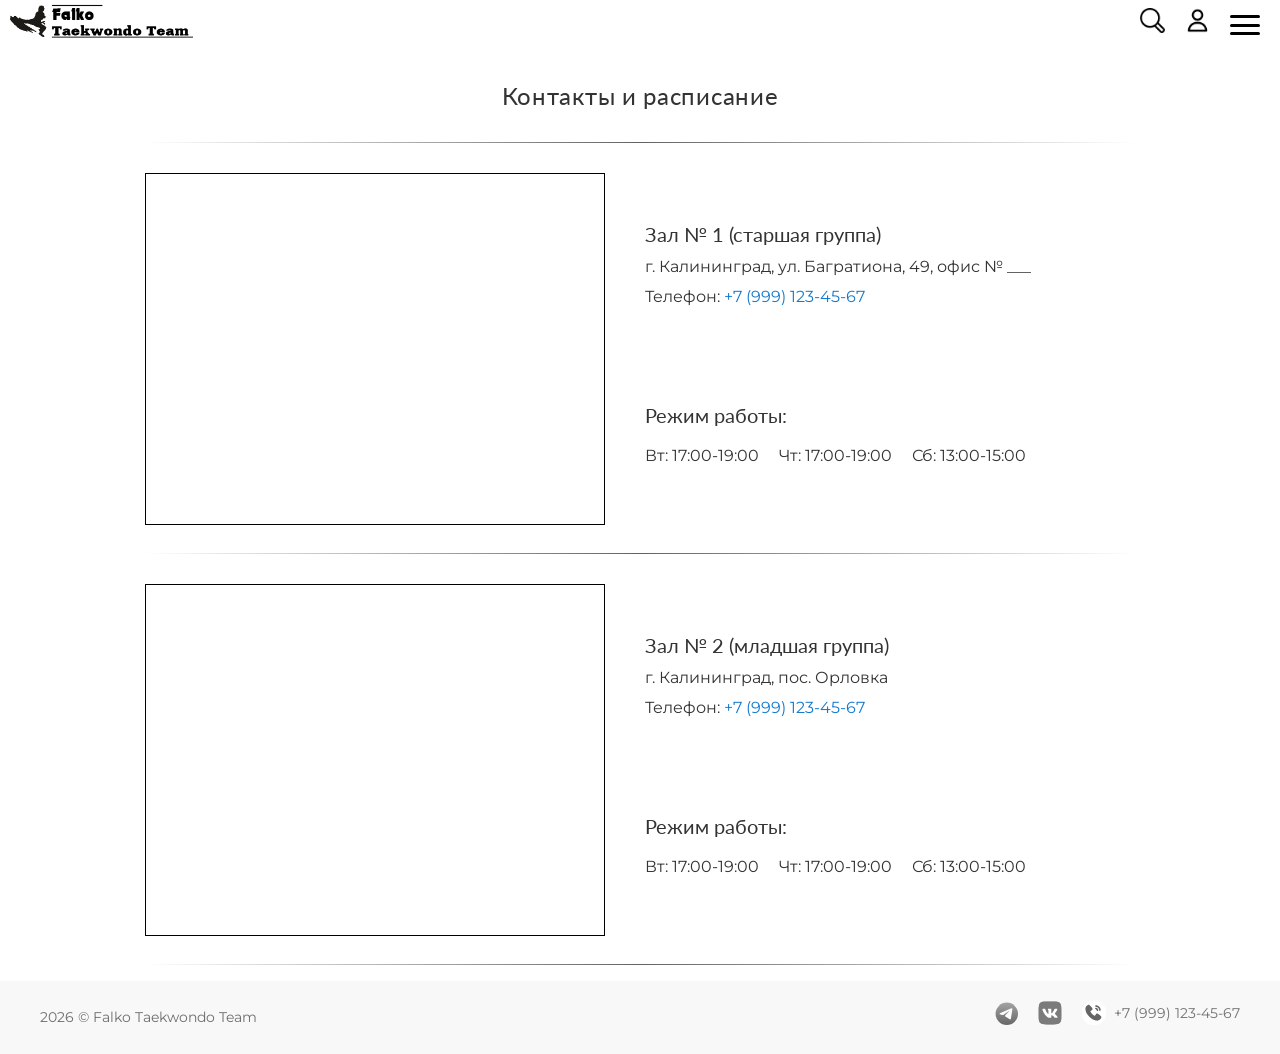
<file: contacts.html>
<!doctype html>
<html lang="ru">

<head>
    <meta charset="UTF-8" />
    <meta name="viewport" content="width=device-width, initial-scale=1.0" />
    <title>Контакты</title>


    <link rel="stylesheet" href="css/style.css" />
    <link rel="stylesheet" href="css/header.css">
    <link rel="stylesheet" href="css/contacts.css">
    <link rel="stylesheet" href="css/button_up.css">
    <link rel="stylesheet" href="css/footer.css">




    <link rel="shortcut icon" href="image/favicon/favicon.ico" type="image/x-icon">
    <link rel="apple-touch-icon" href="image/favicon/apple-touch-icon.png">
    <link rel="icon" href="image/favicon/favicon.png" sizes="32x32">
    <link rel="icon" href="image/favicon/favicon.png" sizes="16x16">

    <link rel="preconnect" href="https://fonts.googleapis.com">
    <link rel="preconnect" href="https://fonts.gstatic.com" crossorigin>
    <link
        href="https://fonts.googleapis.com/css2?family=Lato:ital,wght@0,100;0,300;0,400;0,700;0,900;1,100;1,300;1,400;1,700;1,900&family=Montserrat:ital,wght@0,100..900;1,100..900&display=swap"
        rel="stylesheet">


    <script src="js/header.js" defer></script>
    <script src="js/button_up.js" defer></script>
    <script src="js/footer.js" defer></script>




</head>

<body>
    <site-header></site-header>

    <main class="main-content">

        <section class="section-contacts">
            <h1 class="section-contacts__title">Контакты и расписание</h1>
            

            <ul class="contacts-container">
                <li class="contacts-container__info-bloc">
                    <div class="contacts-container__info-bloc-1_map">
                        <script type="text/javascript" charset="utf-8" async
                            src="https://api-maps.yandex.ru/services/constructor/1.0/js/?um=constructor%3A964a5ed486748cb63ec890144d16ed5840714834eb06b7f4a561fac0313e1128&amp;width=100%&amp;height=450&amp;lang=ru_RU&amp;scroll=true"></script>
                    </div>
                    <div class="contacts-container__info-bloc-2">
                        <div class="contacts-container__info-bloc-2_address">
                            <h3>Зал № 1 (старшая группа)</h3>
                            <p>г. Калининград, ул. Багратиона, 49, офис № ___</p>
                            <p>Телефон: <a href="tel:+7 (999) 123-45-67">+7 (999) 123-45-67</a></p>
                        </div>

                        <div class="contacts-container__info-bloc-2_timetable">
                            <div class="contacts-container__info-bloc-2_timetable-title">
                                <h3>Режим работы:</h3>
                            </div>
                            <div class="contacts-container__info-bloc-2_timetable-text">
                                <p>Вт: 17:00-19:00</p>
                                <p>Чт: 17:00-19:00</p>
                                <p>Сб: 13:00-15:00</p>
                            </div>
                        </div>
                    </div>
                </li>

                <li class="contacts-container__info-bloc">
                    <div class="contacts-container__info-bloc-1_map">
                        <script type="text/javascript" charset="utf-8" async src="https://api-maps.yandex.ru/services/constructor/1.0/js/?um=constructor%3Ad8f37140fd718198baa4db60f67f9f02d9c6065b2beec4d24776b87c0ef6689c&amp;width=100%&amp;height=450&amp;lang=ru_RU&amp;scroll=true"></script>
                    </div>
                    <div class="contacts-container__info-bloc-2">
                        <div class="contacts-container__info-bloc-2_address">
                            <h3>Зал № 2 (младшая группа)</h3>
                            <p>г. Калининград, пос. Орловка </p>
                            <p>Телефон: <a href="tel:+7 (999) 123-45-67">+7 (999) 123-45-67</a></p>
                        </div>

                        <div class="contacts-container__info-bloc-2_timetable">
                            <div class="contacts-container__info-bloc-2_timetable-title">
                                <h3>Режим работы:</h3>
                            </div>
                            <div class="contacts-container__info-bloc-2_timetable-text">
                                <p>Вт: 17:00-19:00</p>
                                <p>Чт: 17:00-19:00</p>
                                <p>Сб: 13:00-15:00</p>
                            </div>
                        </div>
                    </div>
                </li>



            </ul>

        </section>


    </main>

    <!-- Кнопка Наверх -->
    <scroll-to-top></scroll-to-top>

    <site-footer></site-footer>

</body>

</html>
</file>
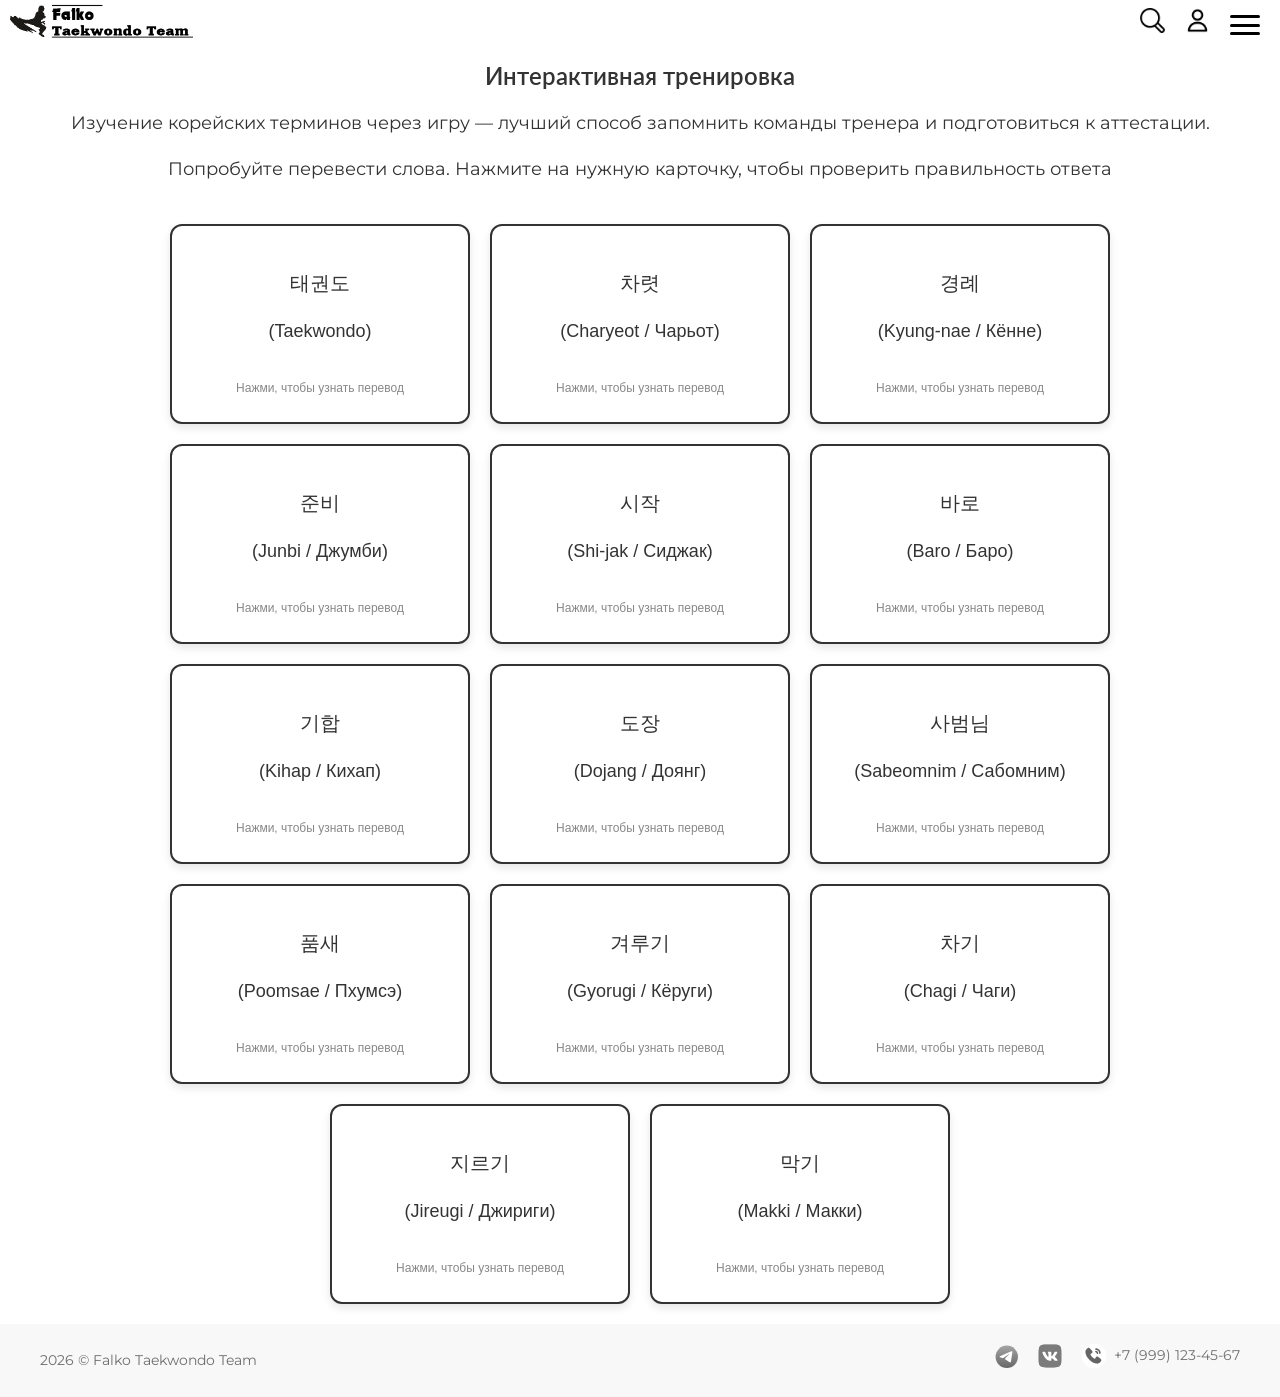
<file: flashcards.html>
<!DOCTYPE html>
<html lang="ru">

<head>
    <meta charset="UTF-8">
    <meta name="viewport" content="width=device-width, initial-scale=1.0">
    <title>Интерактивная тренировка | Falko Team</title>


    <link rel="stylesheet" href="css/style.css">
    <link rel="stylesheet" href="css/header.css">
    <link rel="stylesheet" href="css/flashcards.css">
    <link rel="stylesheet" href="css/button_up.css">
    <link rel="stylesheet" href="css/footer.css">



  <link rel="shortcut icon" href="image/favicon/favicon.ico" type="image/x-icon">
  <link rel="apple-touch-icon" href="image/favicon/apple-touch-icon.png">
  <link rel="icon" href="image/favicon/favicon.png" sizes="32x32">
  <link rel="icon" href="image/favicon/favicon.png" sizes="16x16">

  <link rel="preconnect" href="https://fonts.googleapis.com">
  <link rel="preconnect" href="https://fonts.gstatic.com" crossorigin>
  <link
    href="https://fonts.googleapis.com/css2?family=Lato:ital,wght@0,100;0,300;0,400;0,700;0,900;1,100;1,300;1,400;1,700;1,900&family=Montserrat:ital,wght@0,100..900;1,100..900&display=swap"
    rel="stylesheet">



    <script src="js/header.js" defer></script>
    <script src="js/button_up.js" defer></script>
    <script src="js/footer.js" defer></script>
    <script src="js/flashcards.js" defer></script>
</head>

<body>
    <site-header></site-header>

    <main class="main-content">
        <section class="section-flashcards">
            <div class="section-flashcards__header">
                <h1>Интерактивная тренировка</h1>
                <p>Изучение корейских терминов через игру — лучший способ запомнить команды тренера и подготовиться к аттестации.</p>
                <p>Попробуйте перевести слова. Нажмите на нужную карточку, чтобы проверить правильность ответа</p>
            </div>
             

            <!-- Сюда JS будет вставлять карточки -->
            <div class="card-container" id="cardContainer"></div>
        </section>
    </main>

    <!-- Кнопка Наверх -->
    <scroll-to-top></scroll-to-top>

    <site-footer></site-footer>

</body>


</html>
</file>
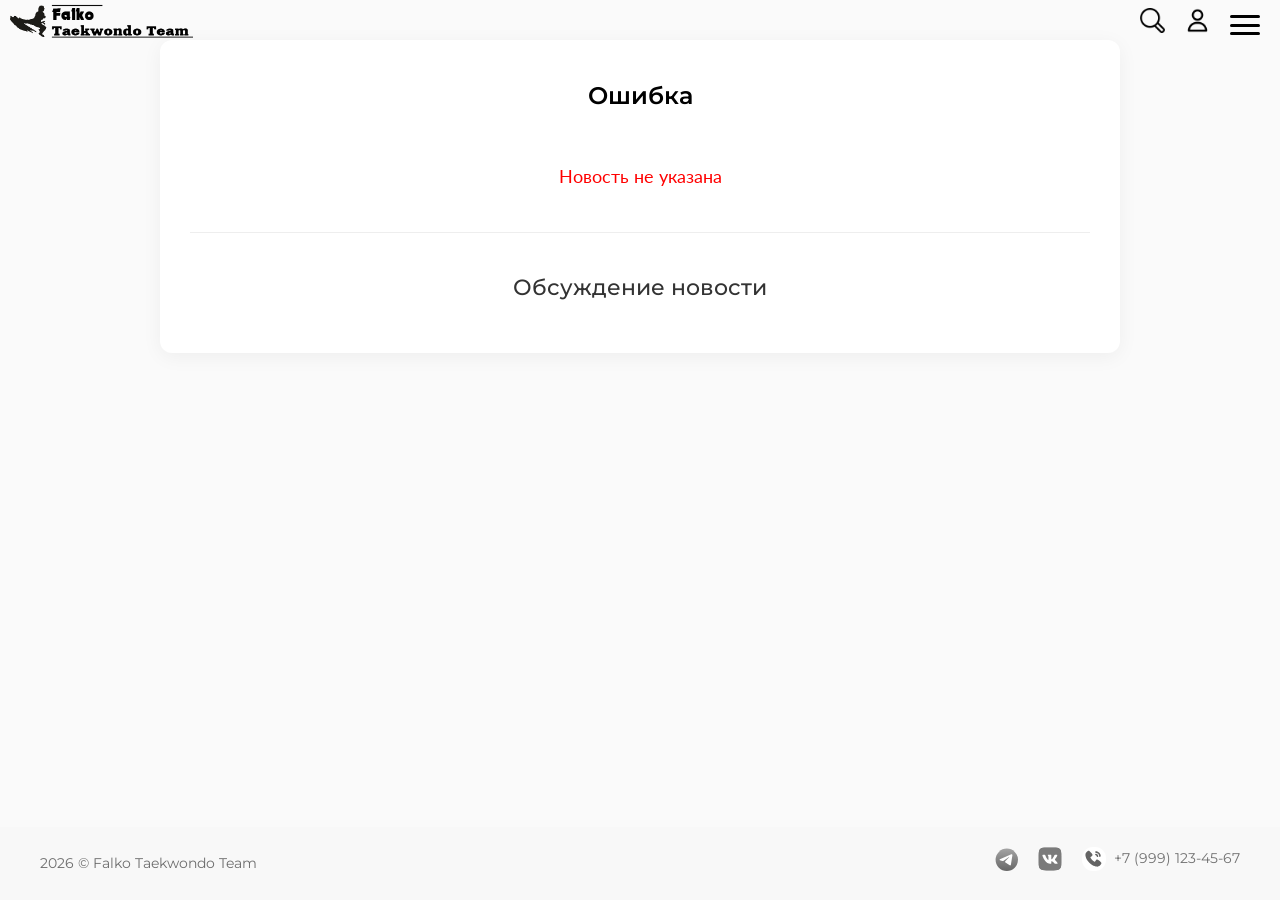
<file: news-single.html>
<!doctype html>
<html lang="ru">
<head>
    <meta charset="UTF-8" />
    <meta name="viewport" content="width=device-width, initial-scale=1.0" />
    <title>Новости | FalkoTeam</title>
    <link rel="stylesheet" href="css/style.css" />
    <link rel="stylesheet" href="css/header.css">
    <link rel="stylesheet" href="css/button_up.css">
    <link rel="stylesheet" href="css/footer.css">
    <link rel="shortcut icon" href="image/favicon/favicon.ico" type="image/x-icon">


  <link rel="preconnect" href="https://fonts.googleapis.com">
  <link rel="preconnect" href="https://fonts.gstatic.com" crossorigin>
  <link
    href="https://fonts.googleapis.com/css2?family=Lato:ital,wght@0,100;0,300;0,400;0,700;0,900;1,100;1,300;1,400;1,700;1,900&family=Montserrat:ital,wght@0,100..900;1,100..900&display=swap"
    rel="stylesheet">



    <!-- Подключение всех необходимых JS компонентов -->
    <script src="js/header.js" defer></script>
    <script src="js/button_up.js" defer></script>
    <script src="js/footer.js" defer></script>
    
    <!-- скрипт для обработки новости и загрузки Giscus -->
    <script src="js/news_single.js" defer></script>
</head>
<body>
    <site-header></site-header>
    
    <main class="main-content" style="background-color: #fafafa; padding: 40px 20px;">
        <section class="section-index" style="max-width: 900px; margin: 0 auto; background: #fff; padding: 30px; border-radius: 12px; box-shadow: 0 4px 20px rgba(0,0,0,0.05);">
            
            <span id="single-date" style="color: #888; font-weight: bold; font-family: 'Montserrat', sans-serif;"></span>
            <h1 id="single-title" style="margin-top: 10px; color: #000; font-family: 'Montserrat', sans-serif;">Загрузка...</h1>
            
            <!-- Место под галерею или одну картинку новости -->
            <div id="single-gallery" style="display: flex; gap: 15px; flex-wrap: wrap; margin: 25px 0;"></div>
            
            <!-- Основной текст публикации -->
            <div id="single-content" style="font-family: 'Lato', sans-serif; font-size: 1.1rem; line-height: 1.7; color: #333; margin-bottom: 40px;"></div>
            
            <hr style="border: 0; border-top: 1px solid #eee; margin: 40px 0;">
            
            <!-- Изолированный контейнер, куда скрипт сам добавит форму Giscus -->
            <div class="giscus-comments-wrap">
                <h2 style="font-family: 'Montserrat', sans-serif; margin-bottom: 20px;">Обсуждение новости</h2>
                <div class="giscus"></div>
            </div>
            
        </section>
    </main>

    <scroll-to-top></scroll-to-top>
    <site-footer></site-footer>
</body>
</html>
</file>
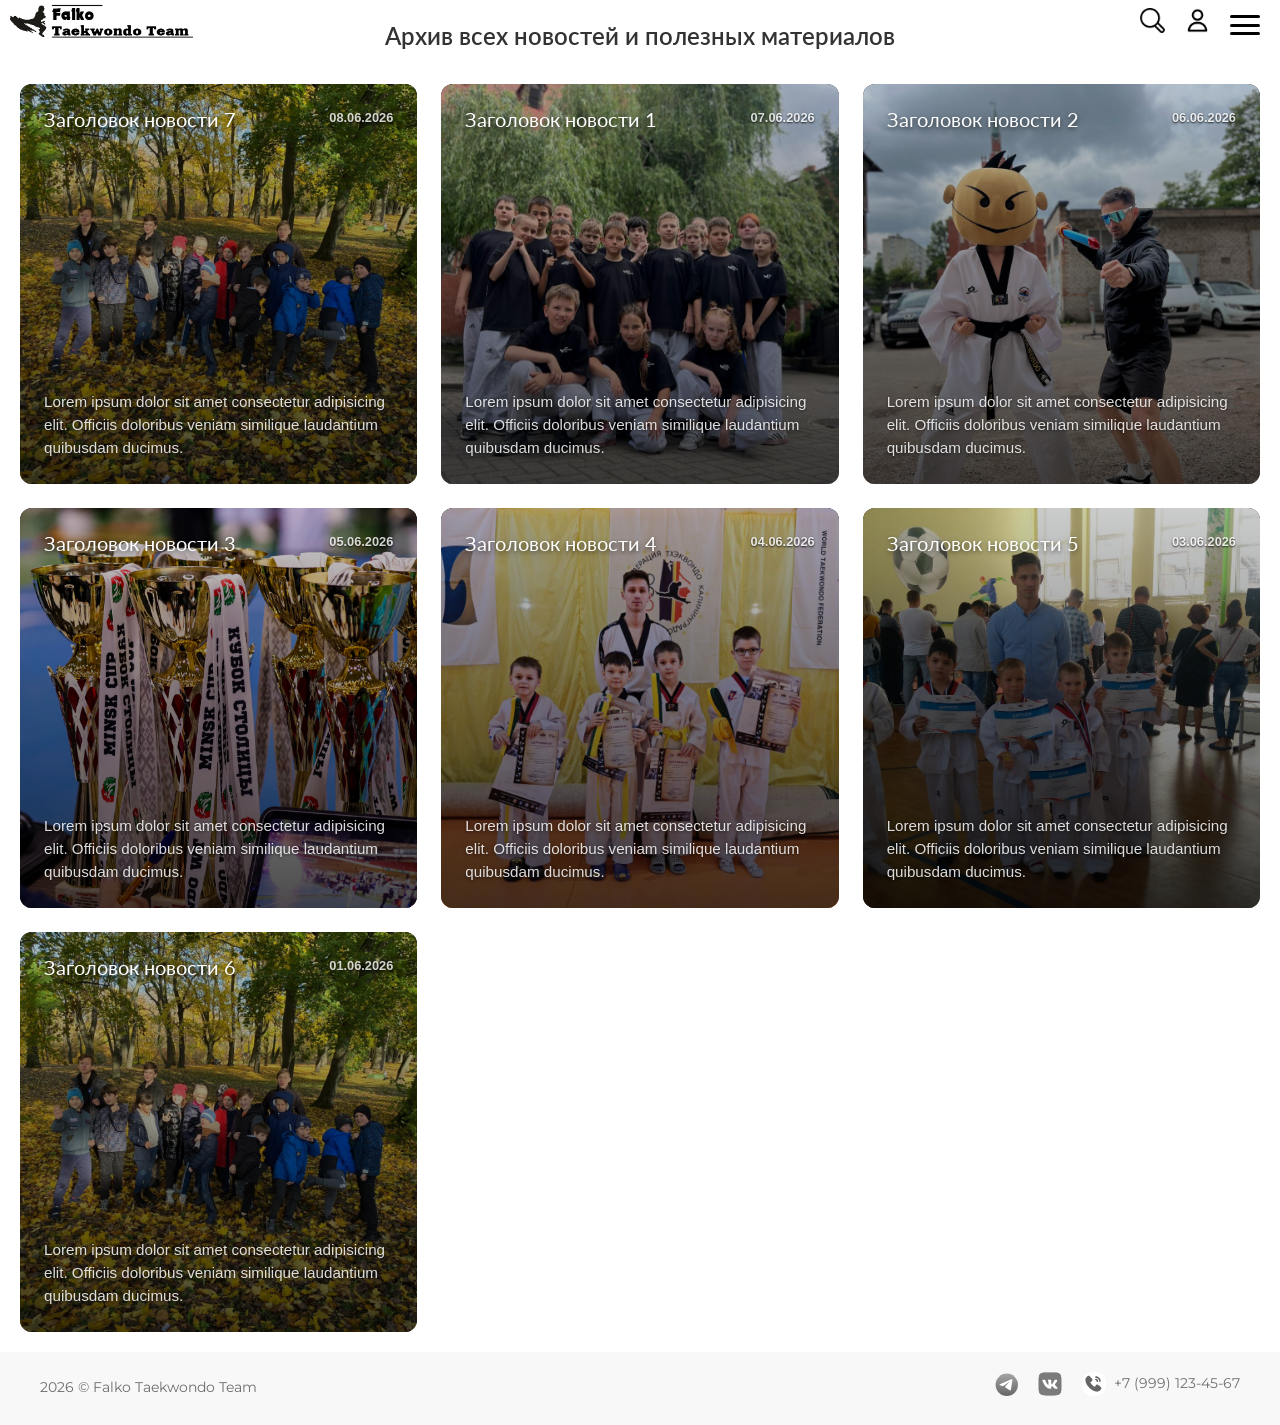
<file: news.html>
<!doctype html>
<html lang="ru">
<head>
    <meta charset="UTF-8" />
    <meta name="viewport" content="width=device-width, initial-scale=1.0" />
    <title>Архив новостей | FalkoTeam</title>
    <link rel="stylesheet" href="css/style.css" />
    <link rel="stylesheet" href="css/header.css">
    <link rel="stylesheet" href="css/section_news1_index.css"> <!-- Использование ваших оригинальных стилей -->
    <link rel="stylesheet" href="css/button_up.css">
    <link rel="stylesheet" href="css/footer.css">
    <link rel="shortcut icon" href="image/favicon/favicon.ico" type="image/x-icon">

    
  <link rel="preconnect" href="https://fonts.googleapis.com">
  <link rel="preconnect" href="https://fonts.gstatic.com" crossorigin>
  <link
    href="https://fonts.googleapis.com/css2?family=Lato:ital,wght@0,100;0,300;0,400;0,700;0,900;1,100;1,300;1,400;1,700;1,900&family=Montserrat:ital,wght@0,100..900;1,100..900&display=swap"
    rel="stylesheet">


    <script src="js/header.js" defer></script>
    <script src="js/button_up.js" defer></script>
    <script src="js/footer.js" defer></script>
    <script src="js/archive_news.js" defer></script> <!-- Скрипт вывода архива -->
</head>
<body>
    <site-header></site-header>
    
    <main class="main-content">
        <section class="section-index">
            <div class="news1">
                <h1>Архив всех новостей и полезных материалов</h1>
                <div class="news1-grid" id="archive-news-grid"></div>
            </div>
        </section>
    </main>

    <scroll-to-top></scroll-to-top>
    <site-footer></site-footer>
</body>
</html>
</file>
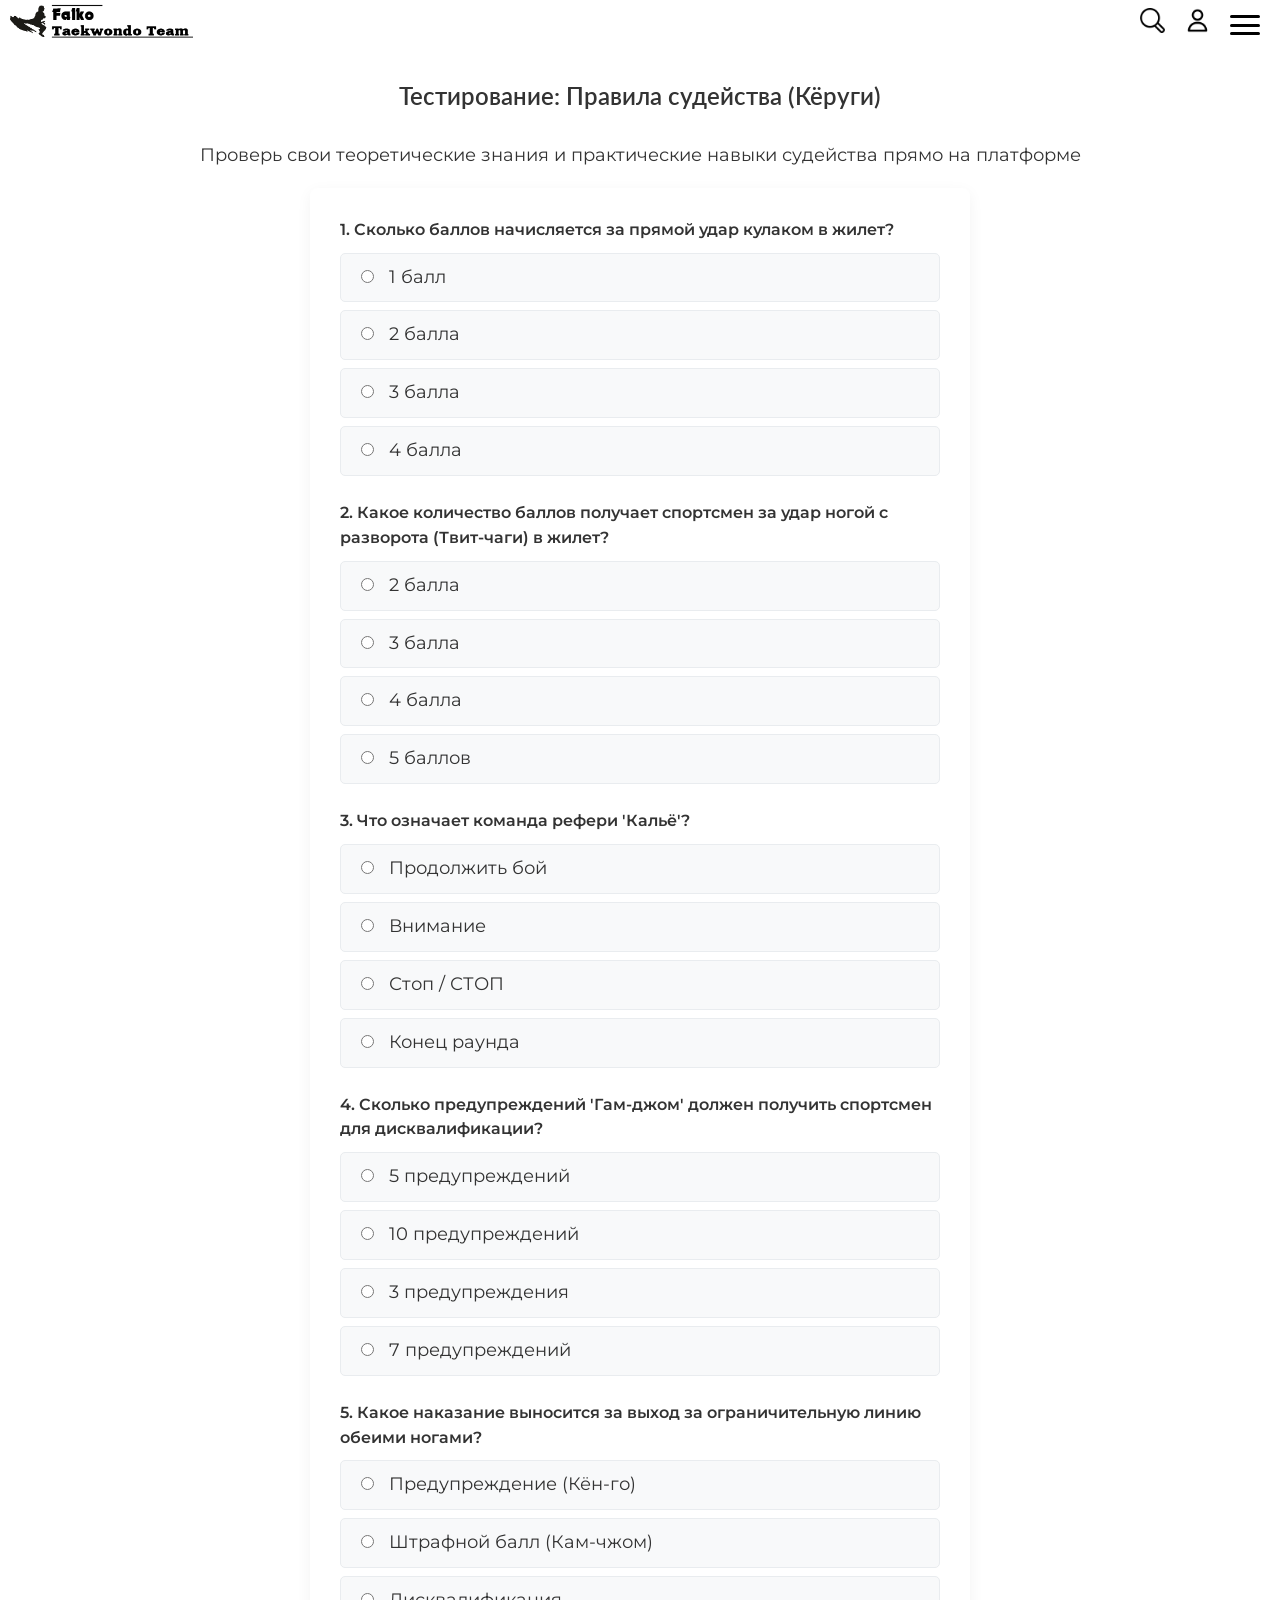
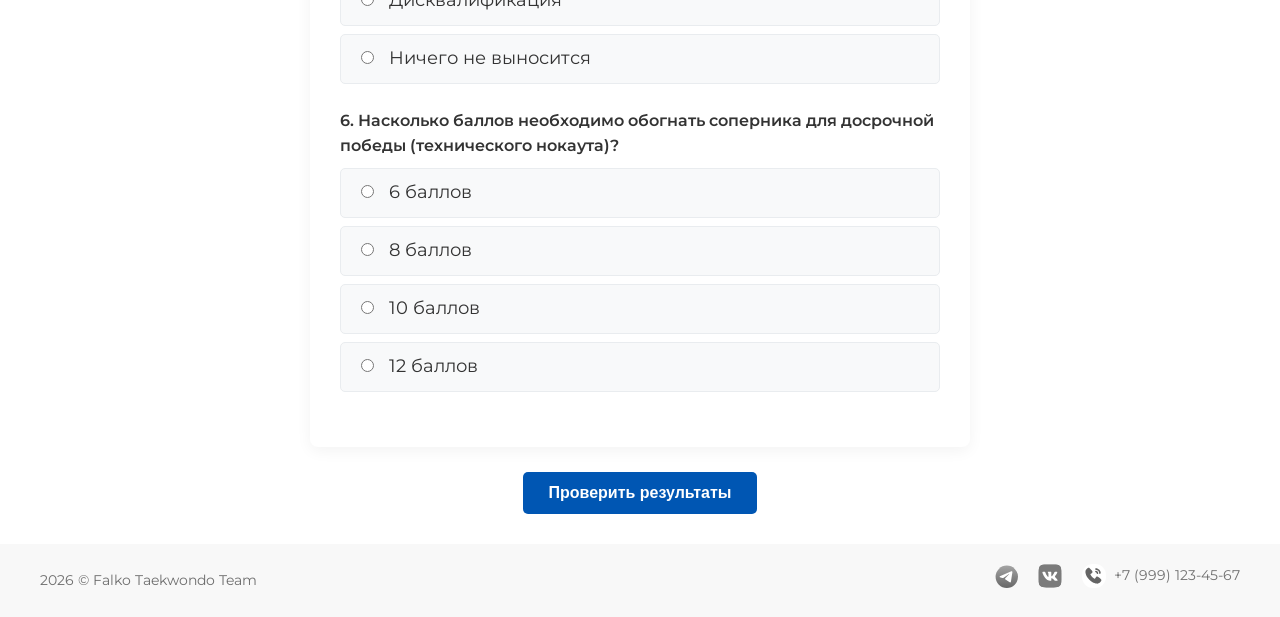
<file: quizwrapper.html>
<!DOCTYPE html>
<html lang="ru">

<head>
    <meta charset="UTF-8">
    <meta name="viewport" content="width=device-width, initial-scale=1.0" />
    <title>Интерактивная тренировка | Falko Team</title>

    <link rel="stylesheet" href="css/style.css" />
    <link rel="stylesheet" href="css/header.css">
    <link rel="stylesheet" href="css/quizwrapper.css">
    <link rel="stylesheet" href="css/button_up.css">
    <link rel="stylesheet" href="css/footer.css">


    <link rel="shortcut icon" href="image/favicon/favicon.ico" type="image/x-icon">
    <link rel="apple-touch-icon" href="image/favicon/apple-touch-icon.png">
    <link rel="icon" href="image/favicon/favicon.png" sizes="32x32">
    <link rel="icon" href="image/favicon/favicon.png" sizes="16x16">

    <link rel="preconnect" href="https://fonts.googleapis.com">
    <link rel="preconnect" href="https://fonts.gstatic.com" crossorigin>
    <link
        href="https://fonts.googleapis.com/css2?family=Lato:ital,wght@0,100;0,300;0,400;0,700;0,900;1,100;1,300;1,400;1,700;1,900&family=Montserrat:ital,wght@0,100..900;1,100..900&display=swap"
        rel="stylesheet">


    <script src="js/header.js" defer></script>
    <script src="js/quizwrapper.js" defer></script>
    <script src="js/button_up.js" defer></script>
    <script src="js/footer.js" defer></script>


</head>

<body>
    <site-header></site-header>

    <main class="main-content">

        <section class="section-quiz-wrapper">
            <div class="quiz-wrapper">
                <h1>Тестирование: Правила судейства (Кёруги)</h1>
                <p>Проверь свои теоретические знания и практические навыки судейства прямо на платформе</p>

                <div id="quiz-container"></div>

                <button id="submit-btn" onclick="checkAnswers()">Проверить результаты</button>
                <button id="reset-btn" class="hidden">Пройти тест заново</button>
                <!-- Окно с результатами (изначально скрыто) -->
                <div id="result-box" class="hidden"></div>
            </div>

        </section>

    </main>

    <!-- Кнопка Наверх -->
    <scroll-to-top></scroll-to-top>


    <site-footer></site-footer>
</body>

</html>
</file>
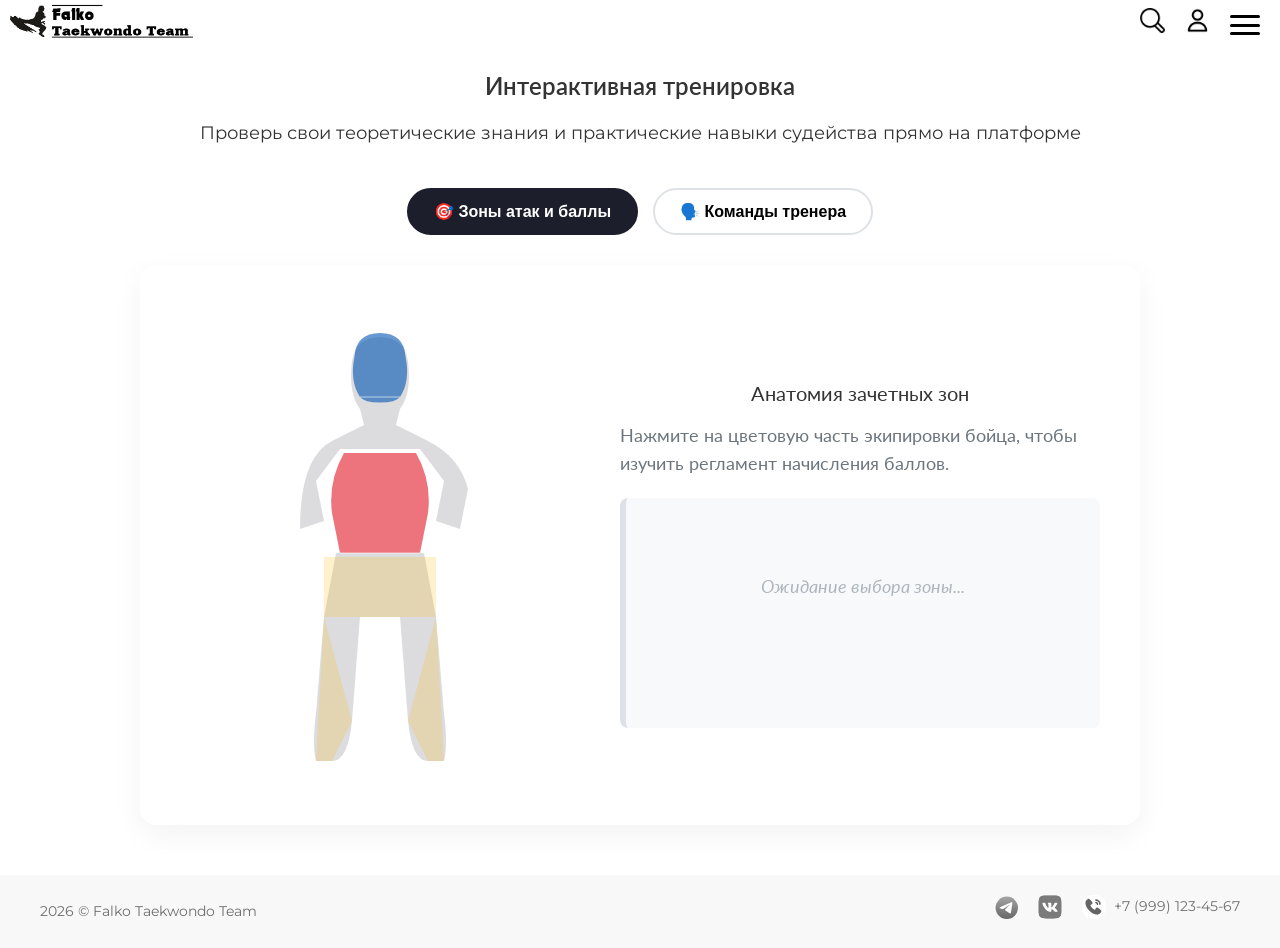
<file: training.html>
<!DOCTYPE html>
<html lang="ru">

<head>
    <meta charset="UTF-8">
    <meta name="viewport" content="width=device-width, initial-scale=1.0">
    <title>Интерактивная тренировка | Falko Team</title>

    <link rel="stylesheet" href="css/style.css">
    <link rel="stylesheet" href="css/header.css">
    <link rel="stylesheet" href="css/training.css">
    <link rel="stylesheet" href="css/button_up.css">
    <link rel="stylesheet" href="css/footer.css">


    <link rel="shortcut icon" href="image/favicon/favicon.ico" type="image/x-icon">
    <link rel="apple-touch-icon" href="image/favicon/apple-touch-icon.png">
    <link rel="icon" href="image/favicon/favicon.png" sizes="32x32">
    <link rel="icon" href="image/favicon/favicon.png" sizes="16x16">

  <link rel="preconnect" href="https://fonts.googleapis.com">
  <link rel="preconnect" href="https://fonts.gstatic.com" crossorigin>
  <link
    href="https://fonts.googleapis.com/css2?family=Lato:ital,wght@0,100;0,300;0,400;0,700;0,900;1,100;1,300;1,400;1,700;1,900&family=Montserrat:ital,wght@0,100..900;1,100..900&display=swap"
    rel="stylesheet">
    
    <script src="js/header.js" defer></script>
    <script src="js/button_up.js" defer></script>
    <script src="js/footer.js" defer></script>
    <script src="js/training.js" defer></script>
</head>

<body>

    
    <site-header></site-header>

    <!-- <main class="training-main"> -->
    <main class="main-content">
        <section class="container">
            <header class="page-title">
                <h1>Интерактивная тренировка</h1>
                <p>Проверь свои теоретические знания и практические навыки судейства прямо на платформе</p>
            </header>

            <!-- Переключатель вкладок (Tabs) -->
            <div class="tabs-nav">
                <button class="tab-btn active" data-tab="tab-zones">🎯 Зоны атак и баллы</button>
                <button class="tab-btn" data-tab="tab-terms">🗣️ Команды тренера</button>
            </div>

            <!-- СОДЕРЖИМОЕ ВКЛАДОК -->
            <div class="tabs-content">

                <!-- ТРЕНАЖЕР 1: ЗОНЫ АТАК -->
                <div class="tab-panel active" id="tab-zones">
                    <div class="grid-trainer">
                        <div class="dummy-wrapper">
                            <div class="target-dummy">
                                <svg xmlns="http://w3.org" viewBox="0 0 400 600" class="tkd-svg-map">
                                    <!-- Базовое тело атлета -->
                                    <g class="base-silhouette">
                                        <path
                                            d="M175,130 Q160,110 165,70 Q170,40 200,40 Q230,40 235,70 Q240,110 225,130 L220,150 L180,150 Z" />
                                        <path
                                            d="M180,150 L220,150 L260,170 Q300,190 310,230 L300,280 L270,270 L280,220 L250,180 L150,180 L120,220 L130,270 L100,280 Q100,190 140,170 Z" />
                                        <path d="M145,310 L255,310 L270,390 L130,390 Z" />
                                        <path
                                            d="M130,390 L175,390 L165,520 Q160,570 140,570 L120,570 Q115,550 120,510 Z" />
                                        <path
                                            d="M225,390 L270,390 L280,510 Q285,550 280,570 L260,570 Q240,570 235,520 Z" />
                                    </g>

                                    <!-- ИНТЕРАКТИВНЫЕ СЕКТОРА (Зачетные зоны) -->
                                    <!-- Голова / Шлем -->
                                    <path id="zone-helmet" class="hit-zone zone-head"
                                        d="M168,65 Q170,35 200,35 Q230,35 232,65 Q238,95 225,115 Q220,122 200,122 Q180,122 175,115 Q162,95 168,65 Z"
                                        data-zone="head" />

                                    <!-- Корпус / Жилет -->
                                    <path id="zone-hogu" class="hit-zone zone-torso"
                                        d="M155,185 L245,185 Q265,220 260,260 L250,310 L150,310 L140,260 Q135,220 155,185 Z"
                                        data-zone="torso" />

                                    <!-- Запрещенная зона (Ниже пояса/Ноги) -->
                                    <path id="zone-legs" class="hit-zone zone-illegal"
                                        d="M130,315 L270,315 L270,390 L235,520 L260,570 L280,570 L270,390 L130,390 L120,570 L140,570 L165,520 L130,390 Z"
                                        data-zone="illegal" />

                                    <!-- Декоративные линии (Пояс и шея) -->
                                    <g class="line-art">
                                        <path d="M150,310 L250,310" />
                                        <path d="M175,115 L225,115" />
                                    </g>
                                </svg>
                            </div>
                        </div>


                        <div class="info-wrapper">
                            <h3>Анатомия зачетных зон</h3>
                            <p class="hint-text">Нажмите на цветовую часть экипировки бойца, чтобы изучить
                                регламент начисления баллов.</p>
                            <div id="zone-info-box" class="info-card">
                                <div class="empty-state">Ожидание выбора зоны...</div>
                            </div>
                        </div>
                    </div>
                </div>

                <!-- ТРЕНАЖЕР 2: СОПОСТАВЛЕНИЕ ТЕРМИНОВ -->
                <div class="tab-panel" id="tab-terms">
                    <div class="matching-wrapper">
                        <h3>Собери базовые корейские команды и жесты</h3>
                        <p class="hint-text">Соедини корейский термин с его правильным значением. Нажмите на слово
                            слева, а затем на перевод справа.</p>

                        <div class="game-board">
                            <div class="column" id="korean-column"></div>
                            <div class="column" id="russian-column"></div>
                        </div>

                        <!-- ИСПРАВЛЕНО: Оставлен только один уникальный ID для вывода статуса игры -->
                        <div id="game-status" class="game-status"></div>

                        <div id="restart-wrapper" style="display: none;">
                            <button id="restart-btn">Начать сначала</button>
                        </div>
                    </div>
                </div>
            </div> 
        </section>
    </main>

    <scroll-to-top></scroll-to-top>

    <site-footer></site-footer>

</body>

</html>
</file>
<file: css/style.css>
@charset "UTF-8";
html,
body {
  margin: 0;
  padding: 0;
  height: 100%;
}

/* Адаптивный размер текста для всего сайта */
body {
  /* Растягиваем body на всю высоту экрана */
  display: flex;
  flex-direction: column;
  min-height: 100%;
  font-family: "Montserrat", sans-serif;
  font-optical-sizing: auto;
  font-weight: 400;
  font-style: normal;
  font-size: clamp(12px, 3vw, 18px);
  line-height: 1.55;
  color: #333;
}

/* Заставляем блок контента растягиваться, заполняя пустоту */
.main-content {
  flex: 1 0 auto;
}

/* Разделительная черта на страницах сайта */
.gradient-line {
  border: none;
  height: 1px;
  width: 50%;
  background-image: linear-gradient(to right, transparent, #636363, transparent);
  margin: 0 auto;
}

a {
  text-decoration: none;
  color: #727272;
}

h1 {
  font-family: "Lato", sans-serif;
  font-weight: 600;
  font-style: normal;
  font-size: clamp(18px, 3vw, 24px);
  line-height: 1.35;
  text-align: center;
  margin-bottom: 0.9vw;
}

h2 {
  font-family: "Lato", sans-serif;
  font-weight: 500;
  font-size: clamp(16px, 3vw, 22px);
  line-height: 1.35;
  text-align: center;
  margin-bottom: 0.5vw;
}

h3 {
  font-family: "Lato", sans-serif;
  font-weight: 400;
  font-size: clamp(16px, 3vw, 20px);
  line-height: 1.1;
  text-align: center;
  margin-bottom: 0.5vw;
}/*# sourceMappingURL=style.css.map */
</file>
<file: css/header.css>
@charset "UTF-8";
/* ------------- Header (строка меню) ------------- */
.header-menu {
  display: flex;
  flex-wrap: nowrap;
  justify-content: space-between;
  height: 50px;
  position: fixed;
  top: 0;
  left: 0;
  width: 100%;
  color: #2e2d2d;
  z-index: 1000;
  transition: background-color 0.3s ease;
  box-sizing: border-box;
}
.header-menu.scrolled {
  background-color: rgba(255, 255, 255, 0.3);
  backdrop-filter: blur(0.7px);
  box-shadow: 0 2px 10px rgba(2, 2, 2, 0.1);
}
.header-menu__navbar {
  display: flex;
  align-items: center;
  height: 50px;
}
.header-menu__navbar.left {
  padding-left: 10px;
  height: 50px;
}
.header-menu__navbar.right {
  justify-content: flex-end;
  gap: 20px;
  padding-right: 20px;
}
.header-menu__nav-item {
  display: flex;
  align-items: center;
  gap: 8px;
  cursor: pointer;
}
.header-menu__logo {
  max-height: 180px;
}
.header-menu__imglogo {
  max-height: 40px;
}
.header-menu__img-nav-item {
  max-height: 25px;
}
.header-menu__burger {
  /* Контейнер кнопки */
  display: flex;
  flex-direction: column;
  justify-content: space-between;
  width: 30px;
  height: 20px;
  background: transparent;
  border: none;
  cursor: pointer;
  padding: 0;
  box-sizing: border-box;
  /* Общие стили для всех трех линий */
}
.header-menu__burger.line {
  height: 3px;
  background-color: #000000;
  border-radius: 2px;
  transition: all 0.3s ease-in-out;
}
.header-menu__burger {
  /* Стили при открытом меню (класс .active) - Преобразование в Х */
}
.header-menu__burger.active .line:nth-child(1) {
  transform: translateY(8.5px) rotate(45deg);
}
.header-menu__burger.active .line:nth-child(2) {
  opacity: 0;
}
.header-menu__burger.active .line:nth-child(3) {
  transform: translateY(-8.5px) rotate(-45deg);
}
.header-menu__burger {
  /* Выезжающая панель меню */
}
.header-menu__burger_side-menu {
  position: fixed;
  top: 50px;
  right: 0px;
  min-width: 10vw;
  max-height: 80vh;
  background-color: rgb(255, 255, 255);
  z-index: 999;
  padding: 5px;
  /* Сдвигаем меню вправо на всю его ширину (оно полностью прячется) */
  transform: translateX(100%);
  /* Эффект плавности: кубическая кривая (cubic-bezier) делает старт и финиш мягкими */
  transition: transform 0.5s cubic-bezier(0.25, 1, 0.5, 1);
  /* Отображение меню при активации */
}
.header-menu__burger_side-menu.active {
  box-shadow: -5px 0 15px rgba(0, 0, 0, 0.5);
  transform: translateX(0);
}
.header-menu__burger_side-menu ul {
  list-style: none;
  padding: 8px 10px;
}
.header-menu__burger_side-menu li a {
  display: block;
  padding: 8px 10px;
  transition: background 0.2s;
  font-size: clamp(12px, 3vw, 16px);
}
.header-menu__burger_side-menu li a:hover {
  text-decoration: underline;
}
.header-menu__burger {
  /* Затемнение фона при открытом блоке меню */
}
.header-menu__burger_menu-overlay {
  position: fixed;
  top: 0;
  left: 0;
  right: 0;
  bottom: 0;
  height: 100vh;
  background: rgba(0, 0, 0, 0.5);
  z-index: 998;
  opacity: 0;
  pointer-events: none;
  transition: opacity 0.4s ease-in-out;
}
.header-menu__burger_menu-overlay.active {
  opacity: 1;
  pointer-events: auto;
}

@media (max-width: 425px) {
  .header-menu__imglogo {
    max-height: 32px;
  }
}/*# sourceMappingURL=header.css.map */
</file>
<file: css/contacts.css>
.section-contacts h3 {
  text-align: left;
  margin: 0 0 10px 0;
}
.section-contacts__title {
  margin-top: 80px;
  font-weight: normal;
  letter-spacing: 0.7px;
}

.contacts-container {
  margin-top: 30px;
  padding: 0;
  display: flex;
  flex-wrap: nowrap;
  flex-direction: column;
  justify-content: center;
  align-items: center;
  font-size: 16px;
}
.contacts-container__info-bloc {
  display: flex;
  flex-wrap: nowrap;
  flex-direction: row;
  width: 100%;
  max-width: 990px;
  height: 350px;
  padding: 30px 0;
  gap: 40px;
  justify-content: space-between;
  border-bottom: 1.5px solid;
  -o-border-image: linear-gradient(to right, transparent, #636363, transparent) 1;
     border-image: linear-gradient(to right, transparent, #636363, transparent) 1;
  list-style-type: none;
}
.contacts-container__info-bloc:first-child {
  border-top: 1.5px solid;
}
.contacts-container__info-bloc-1_map {
  border: 1px solid #000;
  width: 100%;
  max-width: 500px;
  height: 100%;
  overflow: hidden;
  position: relative;
}
.contacts-container__info-bloc-1_map iframe,
.contacts-container__info-bloc-1_map ymaps,
.contacts-container__info-bloc-1_map [class*=ymaps] {
  width: 100% !important;
  height: 100% !important;
  max-height: 100% !important;
  max-width: 100% !important;
  display: block;
}
.contacts-container__info-bloc-2 {
  display: flex;
  flex-direction: column;
  min-width: 490px;
  width: 100%;
  max-width: 450px;
  justify-content: space-between;
  padding: 50px 0;
}
.contacts-container__info-bloc-2 p {
  margin: 5px 0;
}
.contacts-container__info-bloc-2 a {
  color: #147ace;
}
.contacts-container__info-bloc-2 a:hover {
  text-decoration: underline;
}
.contacts-container__info-bloc-2_timetable-text {
  display: flex;
  flex-wrap: wrap;
  gap: 20px;
}
.contacts-container__info-bloc-2_timetable-text p {
  margin-block-start: 0.5em;
}

@media (max-width: 1024px) {
  .section-contacts h3 {
    font-size: 16px;
  }
  .section-contacts__title {
    margin-top: 60px;
  }
  .contacts-container {
    padding: 0 15px;
    font-size: 14px;
    box-sizing: border-box;
  }
  .contacts-container__info-bloc {
    flex-direction: column;
    width: 90%;
    height: auto;
    padding: 30px 0 0 0;
    gap: 0;
    margin: 0;
  }
  .contacts-container__info-bloc-1_map {
    max-width: 100%;
    height: 250px;
  }
  .contacts-container__info-bloc-2 {
    max-width: 90%;
    height: auto;
    padding: 20px 0;
    gap: 25px;
  }
}/*# sourceMappingURL=contacts.css.map */
</file>
<file: css/button_up.css>
@charset "UTF-8";
/* Базовые стили для кнопки Наверх */
.scroll-to-top {
  position: fixed;
  bottom: 10vh;
  right: -60px;
  width: clamp(30px, 3vw, 50px);
  height: clamp(30px, 3vw, 50px);
  background-color: rgba(33, 33, 33, 0.5);
  border: 1px solid #ffffff;
  border-radius: 50%;
  cursor: pointer;
  display: flex;
  justify-content: center;
  align-items: center;
  opacity: 0;
  visibility: hidden;
  transition: all 0.7s ease;
  /* Плавное скольжение и появление */
  z-index: 1000;
  box-shadow: 0 4px 10px rgba(0, 0, 0, 0.3);
  /* Цвет стрелки внутри кнопки */
}
.scroll-to-top svg {
  width: clamp(28px, 3vw, 40px);
  height: clamp(28px, 3vw, 40px);
  fill: #fff;
  transition: transform 0.1s ease;
}
.scroll-to-top {
  /* Эффект при наведении курсора */
}
.scroll-to-top:hover {
  background-color: rgba(33, 33, 33, 0.9);
}
.scroll-to-top:hover svg {
  transform: translateY(-3px);
  /* Стрелка немного смещается вверх */
}
.scroll-to-top {
  /* Класс, который будет добавляться через JavaScript при скролле */
}
.scroll-to-top.show {
  right: 40px;
  opacity: 1;
  visibility: visible;
}/*# sourceMappingURL=button_up.css.map */
</file>
<file: css/footer.css>
@charset "UTF-8";
/* 1. СТИЛИ ДЛЯ ФУТЕРА */
.site-footer {
  background-color: #f8f8f8;
  color: #fff;
  padding: 20px 0;
  margin-top: auto;
  /* Дополнительная страховка для прижатия */
}

/* Контейнер внутри футера для выравнивания элементов */
.footer-content {
  max-width: 1200px;
  margin: 0 auto;
  padding: 0 20px;
  display: flex;
  justify-content: space-between;
  align-items: center;
  flex-wrap: wrap;
  gap: 15px;
}

/* Текст копирайта */
.copyright {
  margin: 0;
  font-size: 14px;
  color: rgba(51, 51, 51, 0.7);
}
.copyright:hover {
  color: rgb(51, 51, 51);
}

/* Список кнопок/соцсетей */
.social-links {
  list-style: none;
  padding: 0;
  margin: 0;
  display: flex;
  gap: 20px;
}

/* 2. Делаем все иконки по умолчанию черно-белыми */
.social-icon {
  font-size: 14px;
}
.social-icon svg {
  width: 24px;
  height: 24px;
  filter: grayscale(100%);
  /* Полностью убирает цвет */
  /* Делает иконку слегка приглушенной */
  transition: filter 0.3s ease, opacity 0.3s ease;
  /* Плавный возврат цвета */
}
.social-icon {
  /* Настройка ссылки-телефона для выравнивания в линию */
}
.social-icon.phone {
  display: flex;
  align-items: center;
  gap: 8px;
  text-decoration: none;
}
.social-icon.phone-number {
  transition: color 0.3s ease;
}
.social-icon.phone:hover {
  color: rgb(51, 51, 51);
}

/* 3. ФИРМЕННЫЕ ЦВЕТА ПРИ НАВЕДЕНИИ */
.social-links li:hover .social-icon svg {
  filter: grayscale(0%);
  /* Возвращает фирменный цвет */
  opacity: 1;
  /* Возвращает полную яркость */
  color: #fff;
}

/* 4. АДАПТИВНОСТЬ ДЛЯ МОБИЛЬНЫХ ЭКРАНОВ */
@media (max-width: 600px) {
  .footer-content {
    flex-direction: column;
    text-align: center;
  }
}/*# sourceMappingURL=footer.css.map */
</file>
<file: css/flashcards.css>
@charset "UTF-8";
.section-flashcards__header {
  margin: 60px 0 20px 0;
  text-align: center;
}

/* Контейнер-сетка для карточек */
.card-container {
  display: flex;
  flex-wrap: wrap;
  gap: 20px;
  justify-content: center;
  padding: 20px;
  perspective: 5500px;
  /* Перенесено для корректного 3D в дочерних элементах */
}

/* Сама карточка с фиксированным размером */
.flashcard {
  width: 300px;
  height: 200px;
  position: relative;
  transform-style: preserve-3d;
  transition: transform 0.6s ease;
  cursor: pointer;
  /* Класс переворота */
}
.flashcard.flipped {
  transform: rotateY(180deg);
}

/* Общие стили для обеих сторон */
.card-side {
  position: absolute;
  width: 100%;
  height: 100%;
  backface-visibility: hidden;
  display: flex;
  flex-direction: column;
  justify-content: center;
  align-items: center;
  border-radius: 12px;
  box-shadow: 0 4px 8px rgba(0, 0, 0, 0.1);
  font-family: Arial, sans-serif;
  padding: 20px;
  box-sizing: border-box;
}

/* Стиль лицевой стороны */
.front {
  background-color: #ffffff;
  border: 2px solid #333;
  color: #333;
}

/* Стиль обратной стороны */
.back {
  background-color: #e63946;
  color: white;
  transform: rotateY(180deg);
}

.hint {
  font-size: 12px;
  color: #888;
  margin-top: 15px;
}/*# sourceMappingURL=flashcards.css.map */
</file>
<file: css/section_news1_index.css>
@charset "UTF-8";
/* Сетка: по 3 карточки в ряд с ограничением размера */
.news1 {
  overflow-x: hidden;
  box-sizing: border-box;
}
.news1-grid {
  display: grid;
  grid-template-columns: repeat(3, minmax(0, 450px));
  justify-content: center;
  gap: 24px;
  padding: 20px;
  font-family: sans-serif;
  margin: 0 auto;
}
.news1 {
  /* Стили карточки */
}
.news1-card {
  position: relative;
  display: flex;
  flex-direction: column;
  height: 400px;
  border-radius: 12px;
  overflow: hidden;
  text-decoration: none;
  color: #ffffff;
  background-color: #000000;
  width: 100%;
  min-width: 0;
}
.news1-card__image {
  width: 100%;
  height: 100%;
  -o-object-fit: cover;
     object-fit: cover;
  transition: transform 0.4s ease;
}
.news1-card__image-wrap {
  position: absolute;
  top: 0;
  left: 0;
  width: 100%;
  height: 100%;
  z-index: 1;
}
.news1-card__image-wrap::after {
  content: "";
  position: absolute;
  top: 0;
  left: 0;
  width: 100%;
  height: 100%;
  background: linear-gradient(to bottom, rgba(0, 0, 0, 0.2) 0%, rgba(0, 0, 0, 0.7) 100%);
  z-index: 2;
}
.news1-card {
  /* Увеличение фото при наведении */
}
.news1-card:hover .news1-card__image {
  transform: scale(1.08);
}
.news1-card__content {
  position: relative;
  z-index: 3;
  padding: 24px;
  height: 100%;
  display: flex;
  flex-direction: column;
  width: 100%;
  box-sizing: border-box;
}
.news1-card__header {
  display: flex;
  justify-content: space-between;
  align-items: flex-start;
  gap: 16px;
  order: -1;
  margin-bottom: auto;
}
.news1-card {
  /* Заголовок новости */
}
.news1-card__title {
  margin: 0;
  text-shadow: 0 2px 4px rgba(0, 0, 0, 0.5);
}
.news1-card__text {
  margin: 0;
  font-size: 0.95rem;
  color: rgba(255, 255, 255, 0.85);
  line-height: 1.5;
  text-shadow: 0 1px 3px rgba(0, 0, 0, 0.5);
}

.news1-spinner {
  margin: 20px auto;
  width: 40px;
  height: 40px;
  border: 4px solid rgba(0, 0, 0, 0.1);
  border-left-color: #000;
  /* Цвет лоадера */
  border-radius: 50%;
  animation: spin 1s linear infinite;
}

@keyframes spin {
  0% {
    transform: rotate(0deg);
  }
  100% {
    transform: rotate(360deg);
  }
}
/* Адаптивность для планшетов */
@media (max-width: 992px) {
  .news1-grid {
    grid-template-columns: repeat(2, 1fr);
  }
}
/* Адаптивность для мобильных */
@media (max-width: 650px) {
  .news1-grid {
    grid-template-columns: repeat(1, 1fr);
  }
}/*# sourceMappingURL=section_news1_index.css.map */
</file>
<file: css/quizwrapper.css>
@charset "UTF-8";
.section-quiz-wrapper {
  margin: 60px 0 20px 0;
}

.quiz-wrapper {
  display: flex;
  flex-direction: column;
  align-items: center;
}
.quiz-wrapper p {
  text-align: center;
}

#quiz-container {
  width: 100%;
  max-width: 600px;
  margin: 0 auto 25px auto;
  background: #ffffff;
  padding: 30px;
  border-radius: 8px;
  box-shadow: 0 4px 15px rgba(0, 0, 0, 0.05);
}

.question-block {
  margin-bottom: 25px;
}

.question-title {
  font-weight: 600;
  font-size: 16px;
  margin-bottom: 10px;
  color: #333;
}

.option-label {
  display: block;
  padding: 10px 15px;
  background: #f8f9fa;
  margin-bottom: 8px;
  border-radius: 5px;
  cursor: pointer;
  border: 1px solid #e9ecef;
  transition: background 0.2s;
}

.option-label:hover {
  background: #e9ecef;
}

.option-label input {
  margin-right: 10px;
}

#submit-btn {
  background-color: #0056b3;
  color: white;
  border: none;
  padding: 12px 25px;
  font-size: 16px;
  border-radius: 5px;
  cursor: pointer;
  width: auto;
  font-weight: bold;
  margin-bottom: 10px; /* Отступ снизу на случай появления кнопки сброса или результатов */
}

#submit-btn:hover {
  background-color: #004085;
}

#result-box {
  margin-top: 20px;
  padding: 20px;
  border-radius: 5px;
  font-size: 18px;
  font-weight: bold;
  text-align: center;
}

.success {
  background-color: #d4edda;
  color: #155724;
  border: 1px solid #c3e6cb;
}

.fail {
  background-color: #f8d7da;
  color: #721c24;
  border: 1px solid #f5c6cb;
}

.hidden {
  display: none;
}

/* Стили для подсветки выбранных ответов */
.option-label.correct-answer {
  background-color: #d4edda !important;
  border-color: #c3e6cb !important;
  color: #155724 !important;
}

.option-label.wrong-answer {
  background-color: #f8d7da !important;
  border-color: #f5c6cb !important;
  color: #721c24 !important;
}

/* Стили для блока объяснения */
.explanation-box {
  margin-top: 10px;
  margin-bottom: 20px;
  padding: 15px;
  background-color: #e2e3e5;
  border-left: 5px solid #0056b3;
  border-radius: 4px;
  font-size: 14px;
  color: #333;
  line-height: 1.5;
}

.explanation-box strong {
  color: #2b2d42;
}

#result-box.warning {
  background-color: #fff3cd;
  color: #856404;
  border: 1px solid #ffeeba;
}

.question-block.question-error {
  border: 1px solid #f5c6cb;
  background-color: #fffdfd;
  padding: 15px;
  border-radius: 6px;
  box-shadow: 0 0 8px rgba(220, 53, 69, 0.1);
  transition: all 0.3s ease;
}

#reset-btn {
  background-color: #6c757d;
  color: white;
  border: none;
  padding: 12px 25px;
  font-size: 16px;
  border-radius: 5px;
  cursor: pointer;
  width: auto;
  font-weight: bold;
  margin-top: 10px;
}
#reset-btn:hover {
  background-color: #5a6268;
  display: block;
  margin: 20px auto 0;
}/*# sourceMappingURL=quizwrapper.css.map */
</file>
<file: css/training.css>
@charset "UTF-8";
:root {
  --primary-blue: #0056b3;
  --accent-red: #e63946;
  --dark-bg: #1d1e2c;
  --text-dark: #2b2d42;
  --gray-light: #f8f9fa;
}

.main-content {
  padding: 50px 20px;
}

.container {
  max-width: 1000px;
  margin: 0 auto;
}

.page-title {
  text-align: center;
  margin-bottom: 40px;
}

/* Навигация вкладок */
.tabs-nav {
  display: flex;
  justify-content: center;
  gap: 15px;
  margin-bottom: 30px;
}

.tab-btn {
  padding: 12px 25px;
  font-size: 16px;
  font-weight: 600;
  background-color: #fff;
  border: 2px solid #dee2e6;
  border-radius: 30px;
  cursor: pointer;
  transition: all 0.3s ease;
}
.tab-btn.active {
  background-color: var(--dark-bg);
  color: #fff;
  border-color: var(--dark-bg);
}

/* Управление показом вкладок */
.tab-panel {
  display: none;
  background: #fff;
  padding: 40px;
  border-radius: 16px;
  box-shadow: 0 10px 30px rgba(0, 0, 0, 0.05);
}
.tab-panel.active {
  display: block;
}

/* Стили тренажера 1 (Зоны атаки) */
.grid-trainer {
  display: grid;
  grid-template-columns: 1fr 1.2fr;
  gap: 40px;
  align-items: center;
}

.dummy-wrapper {
  display: flex;
  justify-content: center;
}

/* Обновленный контейнер для SVG-силуэта */
.target-dummy {
  position: relative;
  width: 100%;
  max-width: 320px;
  /* Оптимальная ширина бойца на экране */
  margin: 0 auto;
  overflow: visible;
}

.tkd-svg-map {
  width: 100%;
  height: auto;
  display: block;
}

/* Стилизация базовых элементов спортсмена */
.base-silhouette {
  fill: var(--dark-bg);
  opacity: 0.15;
  /* Легкий контур рук/ног вне экипировки */
}

.line-art {
  stroke: #ffffff;
  stroke-width: 2;
  fill: none;
  opacity: 0.4;
  pointer-events: none;
  /* Линии не мешают кликам */
}

/* Интерактивные зоны */
.hit-zone {
  cursor: pointer;
  transition: transform 0.2s ease, fill 0.3s ease, opacity 0.3s ease;
  transform-origin: center;
  /* Эффект наведения (Hover) на зоны */
}
.hit-zone:hover {
  opacity: 0.85;
}

/* Цвета зон, привязанные к переменным Falko Team */
.zone-head {
  fill: var(--primary-blue);
  opacity: 0.6;
}
.zone-torso {
  fill: var(--accent-red);
  opacity: 0.7;
}
.zone-illegal {
  fill: #ffb703;
  /* Нейтральный серый по умолчанию */
  opacity: 0.2;
}
.zone-illegal:hover {
  fill: #ffb703;
  /* Оранжевый цвет предупреждения при наведении */
  opacity: 0.4;
}

/* Стили вывода информации внутри карточки */
.info-card {
  background: var(--gray-light);
  border-left: 6px solid #dee2e6;
  padding: 25px;
  border-radius: 8px;
  min-height: 180px;
  font-family: "Lato", sans-serif;
  transition: all 0.3s;
}
.info-card h4 {
  font-size: 20px;
  color: var(--dark-bg);
  margin-top: 0;
  margin-bottom: 12px;
}
.info-card ul {
  list-style: none;
  padding: 0;
  margin: 0;
}
.info-card li {
  margin-bottom: 8px;
  font-size: 15px;
}
.info-card strong {
  color: var(--primary-blue);
}
.info-card .penalty-text strong {
  color: var(--accent-red);
}

.hint-text {
  font-family: "Lato", sans-serif;
  color: #6c757d;
  margin-bottom: 20px;
}

.empty-state {
  color: #adb5bd;
  text-align: center;
  padding-top: 50px;
  font-style: italic;
}

/* Стили тренажера 2 (Сопоставление пар) */
.matching-wrapper {
  max-width: 700px;
  margin: 0 auto;
}

.game-board {
  display: flex;
  gap: 30px;
}

.column {
  flex: 1;
  display: flex;
  flex-direction: column;
  gap: 12px;
}

.game-btn {
  padding: 15px;
  background: #fff;
  border: 2px solid #e9ecef;
  border-radius: 10px;
  font-family: "Montserrat", sans-serif;
  font-weight: 600;
  font-size: 15px;
  cursor: pointer;
  transition: all 0.2s ease;
  box-shadow: 0 4px 6px rgba(0, 0, 0, 0.02);
}
.game-btn:hover:not(.matched) {
  border-color: var(--primary-blue);
  background-color: #f1f7ff;
}
.game-btn.selected {
  background: #ffb703;
  border-color: #fb8500;
  color: #fff;
}
.game-btn.matched {
  background: #d4edda;
  border-color: #c3e6cb;
  color: #155724;
  cursor: default;
  pointer-events: none;
  opacity: 0.7;
}

.game-status {
  margin-top: 30px;
  text-align: center;
  font-size: 20px;
  font-weight: 800;
  color: #155724;
}

/* Состояние ошибки (Красная подсветка + Тряска) */
.game-btn.error {
  background-color: #f8d7da !important;
  border-color: #f5c6cb !important;
  color: #721c24 !important;
  animation: shake 0.5s ease-in-out;
  /* Пульсация, если пользователь нажал на перевод, не выбрав термин */
}
.game-btn.error.error-pulse {
  animation: shake 0.4s ease-in-out;
  border-color: #e63946 !important;
}

/* ДОБАВЛЕНО: Стилизация контейнера и кнопки перезапуска игры */
#restart-wrapper {
  margin-top: 20px;
  text-align: center;
  opacity: 0;
  /* Изначально скрыто для анимации fadeIn */
}

#restart-btn {
  padding: 12px 30px;
  font-size: 16px;
  font-weight: 700;
  color: #fff;
  background-color: var(--primary-blue);
  border: none;
  border-radius: 25px;
  cursor: pointer;
  box-shadow: 0 4px 12px rgba(0, 86, 179, 0.3);
  transition: all 0.2s ease;
}
#restart-btn:hover {
  background-color: #004085;
  transform: translateY(-2px);
  box-shadow: 0 6px 15px rgba(0, 86, 179, 0.4);
}
#restart-btn:active {
  transform: translateY(0);
}

/* Эффект плавного появления финального текста */
.game-status.fade-in {
  animation: fadeIn 0.8s ease forwards;
}

#restart-wrapper.fade-in {
  animation: fadeIn 0.8s ease forwards;
}

/* АНИМАЦИИ */
@keyframes shake {
  0%, 100% {
    transform: translateX(0);
  }
  20%, 60% {
    transform: translateX(-6px);
  }
  40%, 80% {
    transform: translateX(6px);
  }
}
@keyframes fadeIn {
  from {
    opacity: 0;
    transform: translateY(10px);
  }
  to {
    opacity: 1;
    transform: translateY(0);
  }
}
/* Адаптивность */
@media (max-width: 768px) {
  .grid-trainer {
    grid-template-columns: 1fr;
    gap: 20px;
  }
  .tab-panel {
    padding: 20px;
  }
}/*# sourceMappingURL=training.css.map */
</file>
